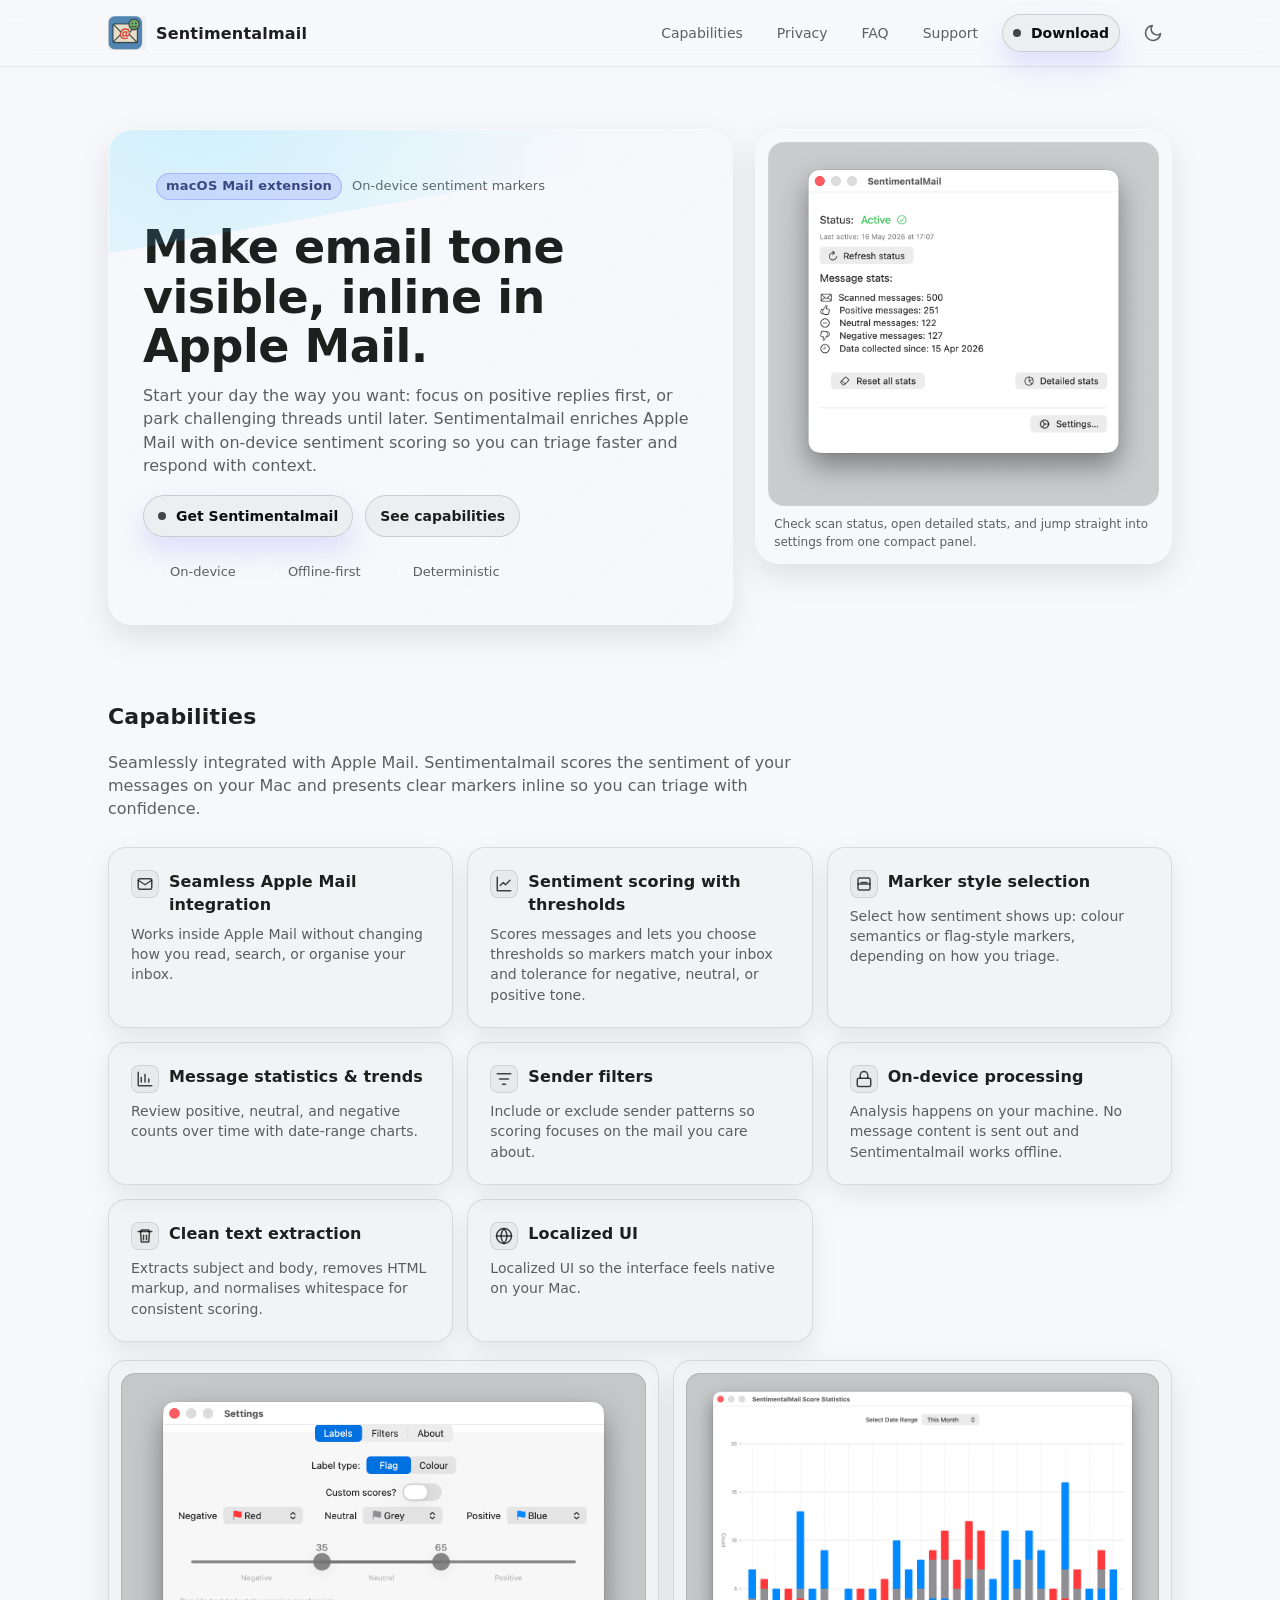
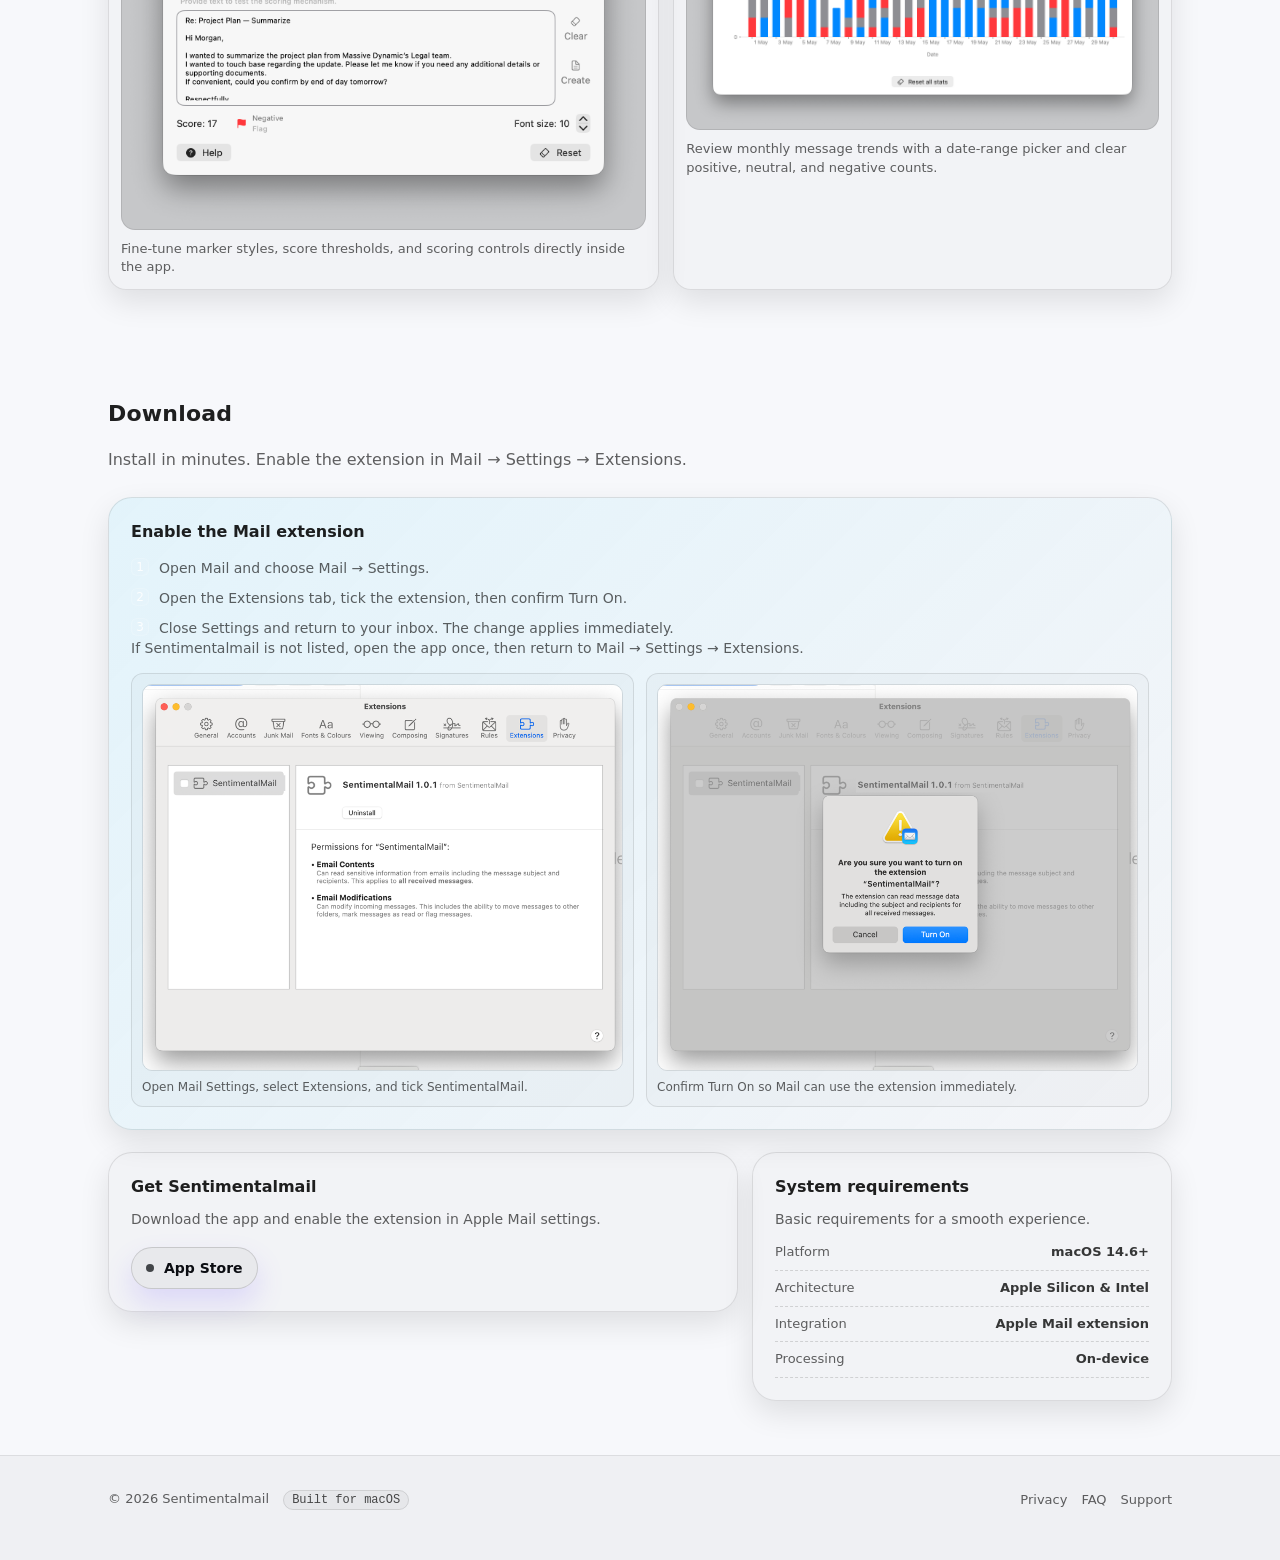
<file: index.html>
<!doctype html>
<html lang="en-GB">
<head>
  <meta charset="utf-8" />
  <meta name="viewport" content="width=device-width,initial-scale=1" />
  <title>Sentimentalmail — Understand email tone in Apple Mail</title>
  <meta name="description" content="Sentimentalmail is a macOS Mail extension that performs on-device sentiment analysis of email messages and presents results inline in Apple Mail." />
  <link rel="stylesheet" href="styles.css" />
  <meta name="theme-color" content="#0b0d12" />
  <link rel="icon" href="images/favicons/favicon.ico" sizes="any" />
  <link rel="icon" type="image/png" sizes="32x32" href="images/favicons/favicon-32.png" />
  <link rel="icon" type="image/png" sizes="16x16" href="images/favicons/favicon-16.png" />
  <link rel="apple-touch-icon" sizes="180x180" href="images/favicons/apple-touch-icon.png" />
  <meta property="og:type" content="website" />
  <meta property="og:title" content="Sentimentalmail — Understand email tone in Apple Mail" />
  <meta property="og:description" content="On-device sentiment analysis, presented inline in Apple Mail." />
  <meta property="og:image" content="images/share.png" />
  <script src="script.js" defer></script>
</head>

<body>
  <a class="skip-link" href="#main">Skip to content</a>

  <header class="site-header">
    <div class="wrap">
      <nav class="nav" aria-label="Primary">
        <a class="brand" href="#top" aria-label="Sentimentalmail home">
          <span class="logo" aria-hidden="true"></span>
          <span>Sentimentalmail</span>
        </a>

        <button class="menu-toggle" type="button" aria-controls="primary-nav" aria-expanded="false" aria-label="Open menu">
          <span class="menu-toggle__icon" aria-hidden="true"></span>
        </button>

        <div class="nav-links" id="primary-nav">
          <a href="#capabilities">Capabilities</a>
          <a href="privacy.html">Privacy</a>
          <a href="faq.html">FAQ</a>
          <a href="support.html">Support</a>
          <a href="https://itunes.apple.com/WebObjects/MZStore.woa/wa/viewSoftware?id=6760319882" class="btn btn--primary" target="_blank" rel="noopener">
            <span class="btn__dot" aria-hidden="true"></span>
            Download
          </a>
          <button class="theme-toggle" type="button" aria-label="Switch theme" title="Switch theme">
            <svg class="theme-icon theme-icon--sun" viewBox="0 0 24 24" fill="none" stroke="currentColor" stroke-width="2" stroke-linecap="round" stroke-linejoin="round" aria-hidden="true">
              <circle cx="12" cy="12" r="4" />
              <path d="M12 2v2" />
              <path d="M12 20v2" />
              <path d="M4.93 4.93l1.41 1.41" />
              <path d="M17.66 17.66l1.41 1.41" />
              <path d="M2 12h2" />
              <path d="M20 12h2" />
              <path d="M4.93 19.07l1.41-1.41" />
              <path d="M17.66 6.34l1.41-1.41" />
            </svg>
            <svg class="theme-icon theme-icon--moon" viewBox="0 0 24 24" fill="none" stroke="currentColor" stroke-width="2" stroke-linecap="round" stroke-linejoin="round" aria-hidden="true">
              <path d="M21 12.79A9 9 0 1 1 11.21 3a7 7 0 0 0 9.79 9.79Z" />
            </svg>
          </button>
        </div>
      </nav>
    </div>
  </header>

  <main id="main">
    <section id="top" class="hero">
      <div class="wrap">
        <div class="hero-grid">
          <div class="hero-card">
            <div class="hero-kicker">
              <span class="hero-kicker__pill">macOS Mail extension</span>
              <span>On-device sentiment markers</span>
            </div>

            <h1 class="hero-title">Make email tone visible, inline in Apple Mail.</h1>

            <p class="hero-subtitle">
              Start your day the way you want: focus on positive replies first, or park challenging threads until later.
              Sentimentalmail enriches Apple Mail with on-device sentiment scoring so you can triage faster and respond with context.
            </p>

            <div class="hero-cta">
              <a class="btn btn--primary" href="https://itunes.apple.com/WebObjects/MZStore.woa/wa/viewSoftware?id=6760319882" target="_blank" rel="noopener">
                <span class="btn__dot" aria-hidden="true"></span>
                Get Sentimentalmail
              </a>
              <a class="btn" href="#capabilities">See capabilities</a>
            </div>

            <div class="hero-meta" aria-label="Key points">
              <span class="meta-chip"><span class="meta-chip__dot" aria-hidden="true"></span>On-device</span>
              <span class="meta-chip"><span class="meta-chip__dot" aria-hidden="true"></span>Offline-first</span>
              <span class="meta-chip"><span class="meta-chip__dot" aria-hidden="true"></span>Deterministic</span>
            </div>
          </div>

          <aside class="media" aria-label="App screenshot">
            <figure class="media-card">
              <img
                class="hero-image"
                src="images/hero-status-dark-2026.png"
                data-light-src="images/hero-status-light-2026.png"
                data-dark-src="images/hero-status-dark-2026.png"
                width="1104"
                height="1028"
                alt="SentimentalMail status window on macOS showing current scan status, message counts, and quick actions"
                loading="eager"
              />
              <figcaption class="media-caption">Check scan status, open detailed stats, and jump straight into settings from one compact panel.</figcaption>
            </figure>
          </aside>
        </div>
      </div>
    </section>

    <section id="capabilities" class="app-section">
      <div class="wrap">
        <h2 class="app-section__title">Capabilities</h2>
        <p class="app-section__lede">
          Seamlessly integrated with Apple Mail. Sentimentalmail scores the sentiment of your messages on your Mac and presents
          clear markers inline so you can triage with confidence.
        </p>

        <div class="app-grid">
          <div class="app-card">
            <h3 class="card-title"><span class="card-ico" aria-hidden="true"><svg viewBox="0 0 24 24" fill="none" stroke="currentColor" stroke-width="2" stroke-linecap="round" stroke-linejoin="round" aria-hidden="true"><rect x="3" y="5" width="18" height="14" rx="2"/><polyline points="3 7 12 13 21 7"/></svg></span><span>Seamless Apple Mail integration</span></h3>
            <p>Works inside Apple Mail without changing how you read, search, or organise your inbox.</p>
          </div>

          <div class="app-card">
            <h3 class="card-title"><span class="card-ico" aria-hidden="true"><svg viewBox="0 0 24 24" fill="none" stroke="currentColor" stroke-width="2" stroke-linecap="round" stroke-linejoin="round" aria-hidden="true"><path d="M3 3v18h18"/><path d="M7 14l4-4 3 3 6-6"/></svg></span><span>Sentiment scoring with thresholds</span></h3>
            <p>Scores messages and lets you choose thresholds so markers match your inbox and tolerance for negative, neutral, or positive tone.</p>
          </div>

          <div class="app-card">
            <h3 class="card-title"><span class="card-ico" aria-hidden="true"><svg viewBox="0 0 24 24" fill="none" stroke="currentColor" stroke-width="2" stroke-linecap="round" stroke-linejoin="round" aria-hidden="true"><path d="M20 12V6a2 2 0 0 0-2-2H6a2 2 0 0 0-2 2v6"/><path d="M4 12h16v6a2 2 0 0 1-2 2H6a2 2 0 0 1-2-2v-6Z"/><path d="M8 10h8"/></svg></span><span>Marker style selection</span></h3>
            <p>Select how sentiment shows up: colour semantics or flag-style markers, depending on how you triage.</p>
          </div>

          <div class="app-card">
            <h3 class="card-title"><span class="card-ico" aria-hidden="true"><svg viewBox="0 0 24 24" fill="none" stroke="currentColor" stroke-width="2" stroke-linecap="round" stroke-linejoin="round" aria-hidden="true"><path d="M3 3v18h18"/><path d="M7 16v-6"/><path d="M12 16v-10"/><path d="M17 16v-4"/></svg></span><span>Message statistics &amp; trends</span></h3>
            <p>Review positive, neutral, and negative counts over time with date-range charts.</p>
          </div>

          <div class="app-card">
            <h3 class="card-title"><span class="card-ico" aria-hidden="true"><svg viewBox="0 0 24 24" fill="none" stroke="currentColor" stroke-width="2" stroke-linecap="round" stroke-linejoin="round" aria-hidden="true"><path d="M3 5h18"/><path d="M6 12h12"/><path d="M10 19h4"/></svg></span><span>Sender filters</span></h3>
            <p>Include or exclude sender patterns so scoring focuses on the mail you care about.</p>
          </div>

          <div class="app-card">
            <h3 class="card-title"><span class="card-ico" aria-hidden="true"><svg viewBox="0 0 24 24" fill="none" stroke="currentColor" stroke-width="2" stroke-linecap="round" stroke-linejoin="round" aria-hidden="true"><rect x="3" y="11" width="18" height="11" rx="2"/><path d="M7 11V7a5 5 0 0 1 10 0v4"/></svg></span><span>On-device processing</span></h3>
            <p>Analysis happens on your machine. No message content is sent out and Sentimentalmail works offline.</p>
          </div>

          <div class="app-card">
            <h3 class="card-title"><span class="card-ico" aria-hidden="true"><svg viewBox="0 0 24 24" fill="none" stroke="currentColor" stroke-width="2" stroke-linecap="round" stroke-linejoin="round" aria-hidden="true"><path d="M3 6h18"/><path d="M7 6v-2h10v2"/><path d="M6 6l1 14h10l1-14"/><path d="M10 11v6"/><path d="M14 11v6"/></svg></span><span>Clean text extraction</span></h3>
            <p>Extracts subject and body, removes HTML markup, and normalises whitespace for consistent scoring.</p>
          </div>

          <div class="app-card">
            <h3 class="card-title"><span class="card-ico" aria-hidden="true"><svg viewBox="0 0 24 24" fill="none" stroke="currentColor" stroke-width="2" stroke-linecap="round" stroke-linejoin="round" aria-hidden="true"><circle cx="12" cy="12" r="10"/><path d="M2 12h20"/><path d="M12 2a15.3 15.3 0 0 1 4 10 15.3 15.3 0 0 1-4 10 15.3 15.3 0 0 1-4-10 15.3 15.3 0 0 1 4-10Z"/></svg></span><span>Localized UI</span></h3>
            <p>Localized UI so the interface feels native on your Mac.</p>
          </div>
        </div>

        <div class="showcase-grid" aria-label="Updated app screenshots">
          <figure class="showcase-shot">
            <img
              src="images/labels-settings-dark-2026.png"
              data-light-src="images/labels-settings-light-2026.png"
              data-dark-src="images/labels-settings-dark-2026.png"
              alt="SentimentalMail settings window with marker styles, score thresholds, and reset controls"
              loading="lazy"
              decoding="async"
              width="1436"
              height="1248"
            />
            <figcaption>Fine-tune marker styles, score thresholds, and scoring controls directly inside the app.</figcaption>
          </figure>

          <figure class="showcase-shot">
            <img
              src="images/stats-chart-dark-2026.png"
              data-light-src="images/stats-chart-light-2026.png"
              data-dark-src="images/stats-chart-dark-2026.png"
              alt="SentimentalMail stats window showing monthly positive, neutral, and negative message counts"
              loading="lazy"
              decoding="async"
              width="2024"
              height="1528"
            />
            <figcaption>Review monthly message trends with a date-range picker and clear positive, neutral, and negative counts.</figcaption>
          </figure>
        </div>
      </div>
    </section>

    <section id="download" class="app-section">
      <div class="wrap">
        <h2 class="app-section__title">Download</h2>
        <p class="app-section__lede">Install in minutes. Enable the extension in Mail → Settings → Extensions.</p>

        <div class="callout callout--alt setup-mini">
          <h3>Enable the Mail extension</h3>
          <ul class="list">
            <li><span class="tick">1</span><span>Open Mail and choose Mail → Settings.</span></li>
            <li><span class="tick">2</span><span>Open the Extensions tab, tick the extension, then confirm Turn On.</span></li>
            <li><span class="tick">3</span><span>Close Settings and return to your inbox. The change applies immediately.</span></li>
          </ul>
          <p class="setup-note muted">If Sentimentalmail is not listed, open the app once, then return to Mail → Settings → Extensions.</p>
          <div class="setup-gallery" aria-label="Setup screenshots">
            <figure class="setup-shot">
              <img
                src="images/setup-extension-enabled-light-2026.png"
                alt="Apple Mail Extensions settings showing SentimentalMail selected and its permissions"
                loading="lazy"
                decoding="async"
                width="895"
                height="720"
              />
              <figcaption>Open Mail Settings, select Extensions, and tick SentimentalMail.</figcaption>
            </figure>
            <figure class="setup-shot">
              <img
                src="images/setup-turn-on-light-2026.png"
                alt="Apple Mail confirmation dialog asking to turn on the SentimentalMail extension"
                loading="lazy"
                decoding="async"
                width="895"
                height="720"
              />
              <figcaption>Confirm Turn On so Mail can use the extension immediately.</figcaption>
            </figure>
          </div>
        </div>

        <div class="download">
          <div class="download-card">
            <h3>Get Sentimentalmail</h3>
            <p>Download the app and enable the extension in Apple Mail settings.</p>
            <div class="hero-cta">
              <a class="btn btn--primary" href="https://itunes.apple.com/WebObjects/MZStore.woa/wa/viewSoftware?id=6760319882" target="_blank" rel="noopener" aria-label="Download Sentimentalmail from the App Store">
                <span class="btn__dot" aria-hidden="true"></span>
                App Store
              </a>
            </div>
          </div>

          <div class="download-card">
            <h3>System requirements</h3>
            <p>Basic requirements for a smooth experience.</p>
            <ul class="specs">
              <li><span>Platform</span><b>macOS 14.6+</b></li>
              <li><span>Architecture</span><b>Apple Silicon &amp; Intel</b></li>
              <li><span>Integration</span><b>Apple Mail extension</b></li>
              <li><span>Processing</span><b>On-device</b></li>
            </ul>
          </div>
        </div>
      </div>
    </section>
  </main>

  <footer>
    <div class="wrap">
      <div class="footer-grid">
        <div>
          © <span id="year"></span> Sentimentalmail
          <span class="kbd kbd--spaced" aria-hidden="true">Built for macOS</span>
        </div>

        <div class="footer-links" aria-label="Footer links">
          <a href="privacy.html">Privacy</a>
          <a href="faq.html">FAQ</a>
          <a href="support.html">Support</a>
        </div>
      </div>
    </div>
  </footer>
</body>
</html>
</file>
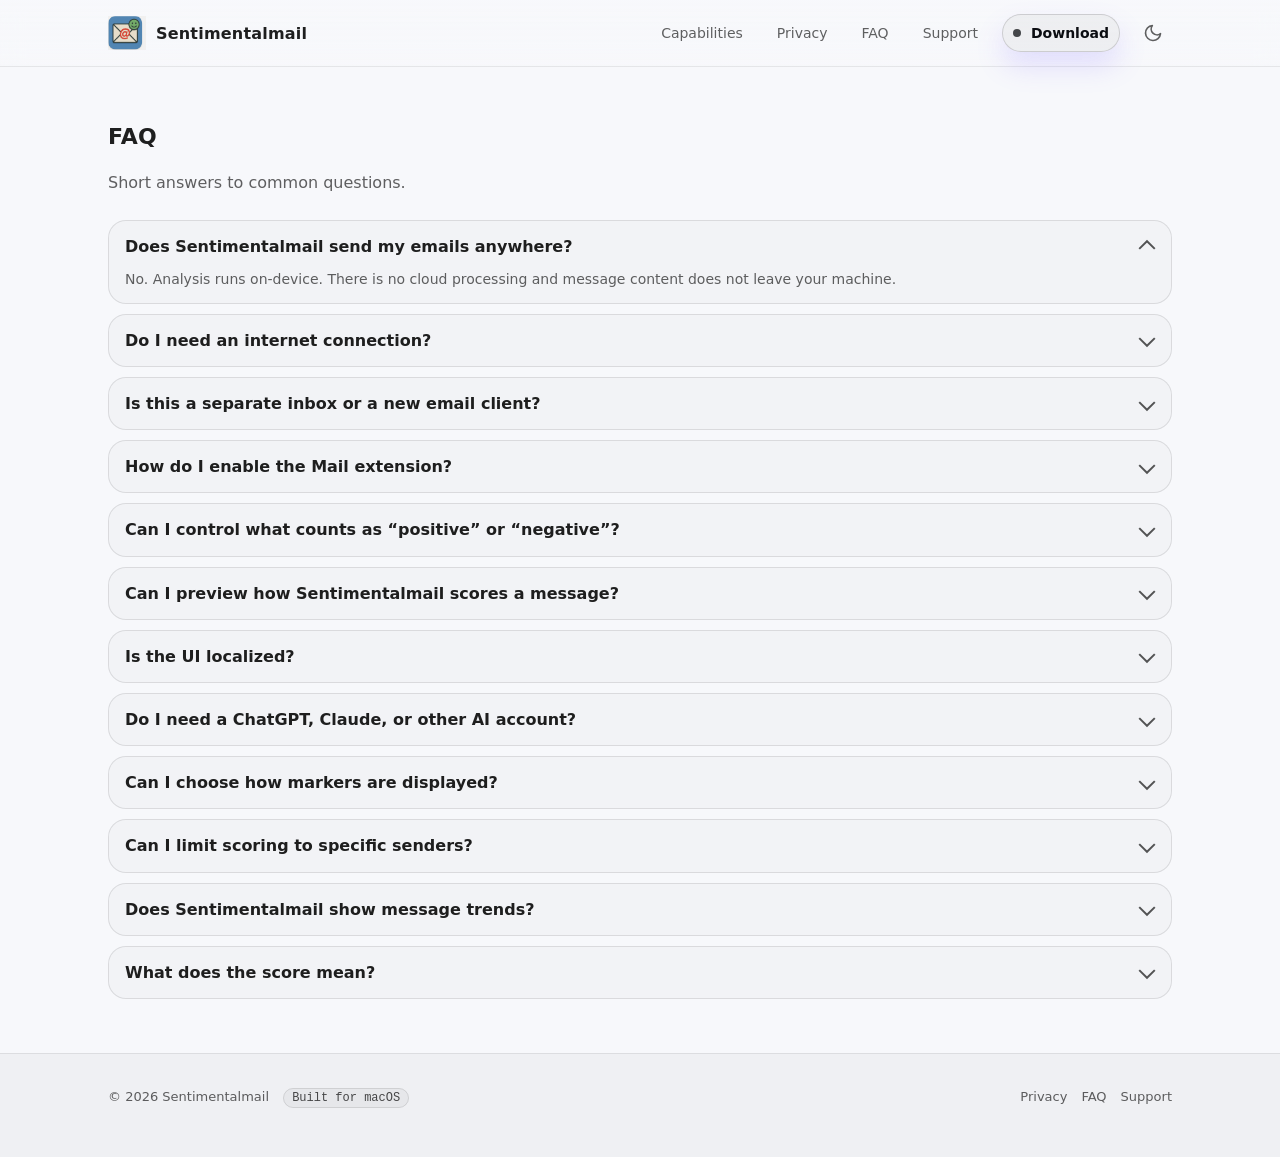
<file: faq.html>
<!doctype html>
<html lang="en-GB">
<head>
  <meta charset="utf-8" />
  <meta name="viewport" content="width=device-width,initial-scale=1" />
  <title>Sentimentalmail — FAQ</title>
  <meta name="description" content="Sentimentalmail FAQ — on-device sentiment markers inline in Apple Mail." />
  <link rel="stylesheet" href="styles.css" />
  <meta name="theme-color" content="#0b0d12" />
  <link rel="icon" href="images/favicons/favicon.ico" sizes="any" />
  <link rel="icon" type="image/png" sizes="32x32" href="images/favicons/favicon-32.png" />
  <link rel="icon" type="image/png" sizes="16x16" href="images/favicons/favicon-16.png" />
  <link rel="apple-touch-icon" sizes="180x180" href="images/favicons/apple-touch-icon.png" />
  <meta property="og:type" content="website" />
  <meta property="og:title" content="Sentimentalmail — FAQ" />
  <meta property="og:description" content="Answers about privacy, offline-first behaviour, and customisation." />
  <meta property="og:image" content="images/share.png" />
  <script src="script.js" defer></script>
</head>

<body>
  <a class="skip-link" href="#main">Skip to content</a>

  <header class="site-header">
    <div class="wrap">
      <nav class="nav" aria-label="Primary">
        <a class="brand" href="index.html#top" aria-label="Sentimentalmail home">
          <span class="logo" aria-hidden="true"></span>
          <span>Sentimentalmail</span>
        </a>

        <button class="menu-toggle" type="button" aria-controls="primary-nav" aria-expanded="false" aria-label="Open menu">
          <span class="menu-toggle__icon" aria-hidden="true"></span>
        </button>

        <div class="nav-links" id="primary-nav">
          <a href="index.html#capabilities">Capabilities</a>
          <a href="privacy.html">Privacy</a>
          <a href="faq.html">FAQ</a>
          <a href="support.html">Support</a>
          <a href="https://itunes.apple.com/WebObjects/MZStore.woa/wa/viewSoftware?id=6760319882" class="btn btn--primary" target="_blank" rel="noopener">
            <span class="btn__dot" aria-hidden="true"></span>
            Download
          </a>
          <button class="theme-toggle" type="button" aria-label="Switch theme" title="Switch theme">
            <svg class="theme-icon theme-icon--sun" viewBox="0 0 24 24" fill="none" stroke="currentColor" stroke-width="2" stroke-linecap="round" stroke-linejoin="round" aria-hidden="true">
              <circle cx="12" cy="12" r="4" />
              <path d="M12 2v2" />
              <path d="M12 20v2" />
              <path d="M4.93 4.93l1.41 1.41" />
              <path d="M17.66 17.66l1.41 1.41" />
              <path d="M2 12h2" />
              <path d="M20 12h2" />
              <path d="M4.93 19.07l1.41-1.41" />
              <path d="M17.66 6.34l1.41-1.41" />
            </svg>
            <svg class="theme-icon theme-icon--moon" viewBox="0 0 24 24" fill="none" stroke="currentColor" stroke-width="2" stroke-linecap="round" stroke-linejoin="round" aria-hidden="true">
              <path d="M21 12.79A9 9 0 1 1 11.21 3a7 7 0 0 0 9.79 9.79Z" />
            </svg>
          </button>
        </div>
      </nav>
    </div>
  </header>

  <main id="main">
    <section class="app-section">
      <div class="wrap">
        <h1 class="app-section__title">FAQ</h1>
        <p class="app-section__lede">Short answers to common questions.</p>

        <div class="faq">
          <details open>
            <summary>Does Sentimentalmail send my emails anywhere?</summary>
            <p>No. Analysis runs on-device. There is no cloud processing and message content does not leave your machine.</p>
          </details>

          <details>
            <summary>Do I need an internet connection?</summary>
            <p>No. Sentimentalmail is designed to be offline-first and does not depend on external APIs or services.</p>
          </details>

          <details>
            <summary>Is this a separate inbox or a new email client?</summary>
            <p>No. Sentimentalmail integrates directly into Apple Mail and surfaces results inline while you read.</p>
          </details>

          <details>
            <summary>How do I enable the Mail extension?</summary>
            <p>Open Mail and choose Mail → Settings, open the Extensions tab, then tick Sentimentalmail. If Sentimentalmail is not listed, open the app once and return to Mail → Settings → Extensions.</p>
          </details>

          <details>
            <summary>Can I control what counts as “positive” or “negative”?</summary>
            <p>Yes. Sentimentalmail is designed to let you adjust thresholds so labels match your inbox (and your preferences).</p>
          </details>

          <details>
            <summary>Can I preview how Sentimentalmail scores a message?</summary>
            <p>Yes. Try out your sentiment thresholds with any text you provide, or use the built-in email generator to spin up realistic samples and see the results instantly.</p>
          </details>

          <details>
            <summary>Is the UI localized?</summary>
            <p>Yes. The interface is localized so it feels native on your Mac.</p>
          </details>

          <details>
            <summary>Do I need a ChatGPT, Claude, or other AI account?</summary>
            <p>No. Sentimentalmail ships with its own local sentiment model, so analysis runs entirely on your Mac and no message data is sent to any external service.</p>
          </details>

          <details>
            <summary>Can I choose how markers are displayed?</summary>
            <p>Yes. Pick a marker style that fits how you triage: colour semantics or flag-style markers.</p>
          </details>

          <details>
            <summary>Can I limit scoring to specific senders?</summary>
            <p>Yes. Use sender filters to include or exclude addresses or domains.</p>
          </details>

          <details>
            <summary>Does Sentimentalmail show message trends?</summary>
            <p>Yes. It provides statistics and charts so you can review sentiment over time.</p>
          </details>

          <details>
            <summary>What does the score mean?</summary>
            <p>Scores are shown on a 1–100 scale, and you can adjust the thresholds for negative, neutral, and positive.</p>
          </details>
        </div>

      </div>
    </section>
  </main>

  <footer>
    <div class="wrap">
      <div class="footer-grid">
        <div>
          © <span id="year"></span> Sentimentalmail
          <span class="kbd kbd--spaced" aria-hidden="true">Built for macOS</span>
        </div>

        <div class="footer-links" aria-label="Footer links">
          <a href="privacy.html">Privacy</a>
          <a href="faq.html">FAQ</a>
          <a href="support.html">Support</a>
        </div>
      </div>
    </div>
  </footer>
</body>
</html>
</file>
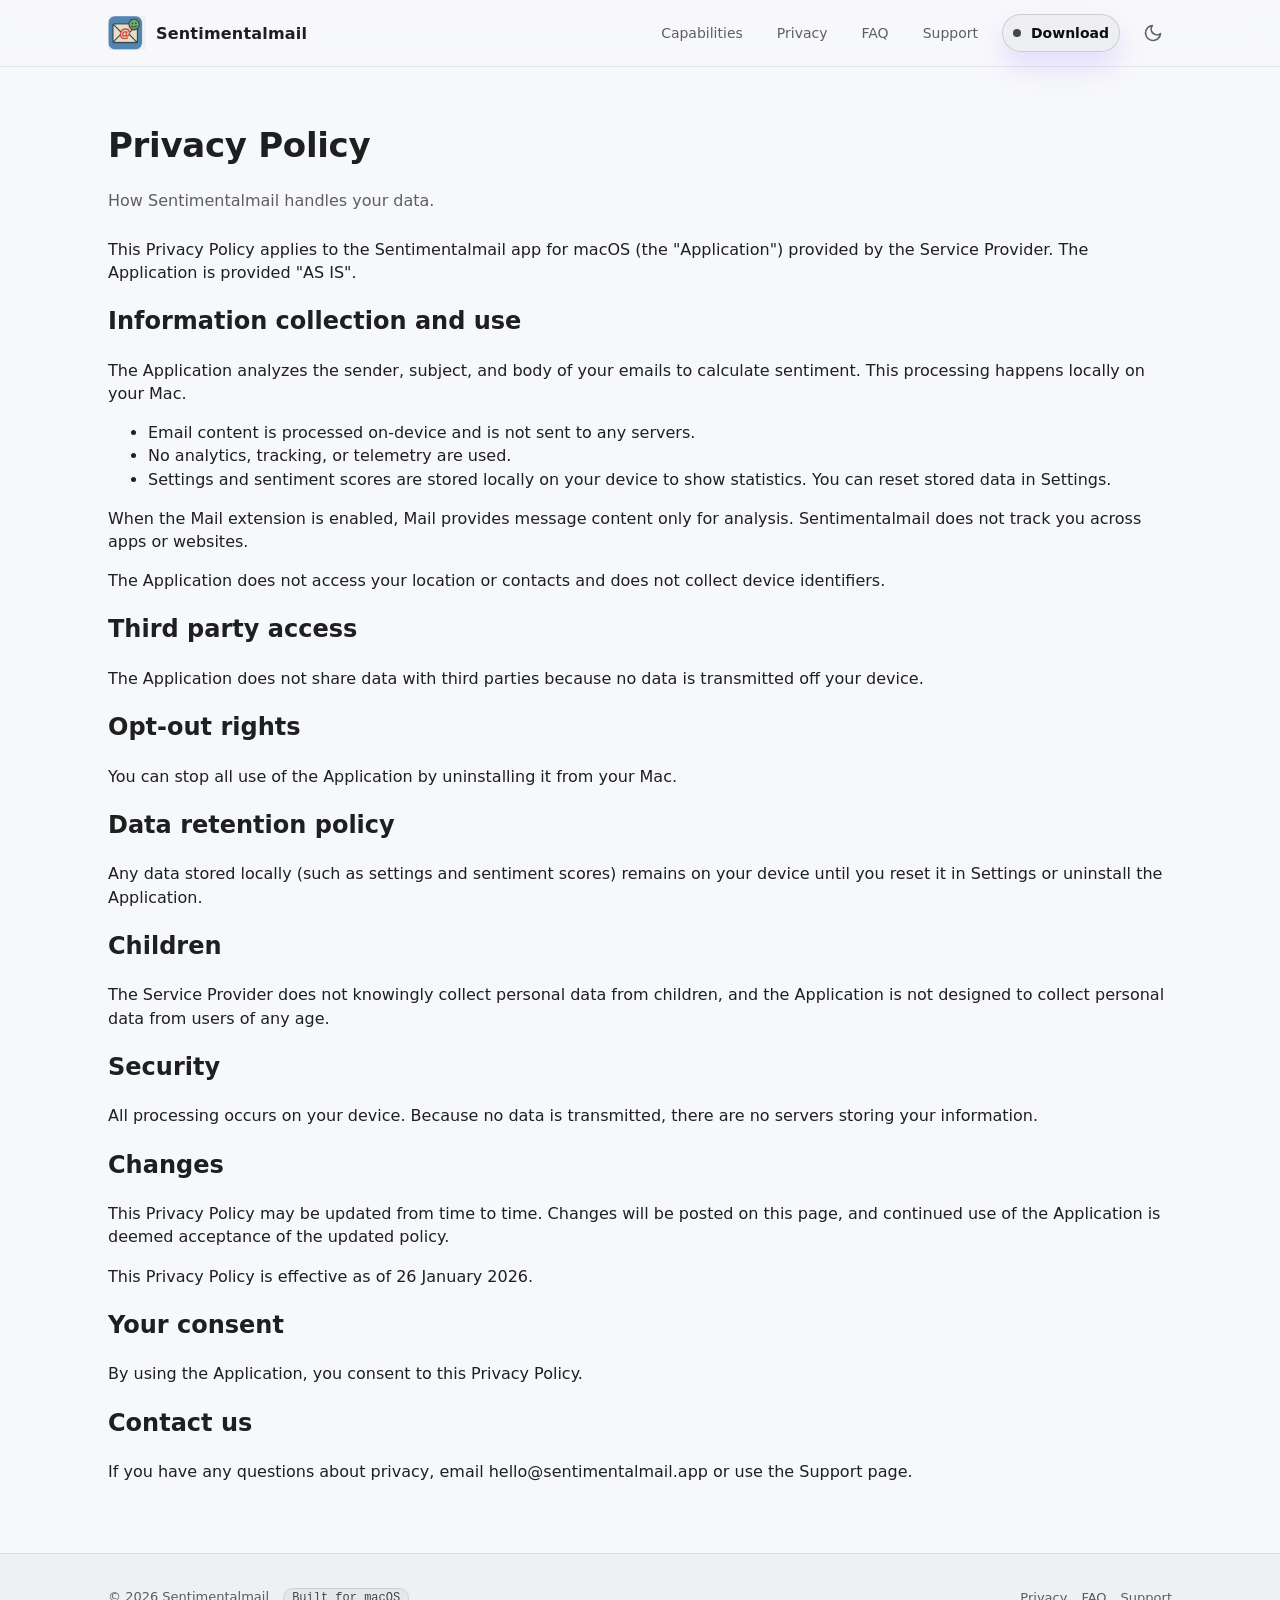
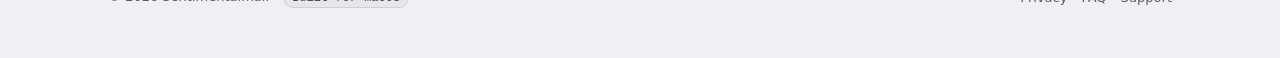
<file: privacy.html>
<!doctype html>
<html lang="en-GB">
<head>
  <meta charset="utf-8" />
  <meta name="viewport" content="width=device-width,initial-scale=1" />
  <title>Sentimentalmail — Privacy policy</title>
  <meta name="description" content="Sentimentalmail privacy policy — on-device processing with no cloud data collection." />
  <link rel="stylesheet" href="styles.css" />
  <meta name="theme-color" content="#0b0d12" />
  <link rel="icon" href="images/favicons/favicon.ico" sizes="any" />
  <link rel="icon" type="image/png" sizes="32x32" href="images/favicons/favicon-32.png" />
  <link rel="icon" type="image/png" sizes="16x16" href="images/favicons/favicon-16.png" />
  <link rel="apple-touch-icon" sizes="180x180" href="images/favicons/apple-touch-icon.png" />
  <meta property="og:type" content="website" />
  <meta property="og:title" content="Sentimentalmail — Privacy policy" />
  <meta property="og:description" content="How Sentimentalmail handles your data." />
  <meta property="og:image" content="images/share.png" />
  <script src="script.js" defer></script>
</head>

<body>
  <a class="skip-link" href="#main">Skip to content</a>

  <header class="site-header">
    <div class="wrap">
      <nav class="nav" aria-label="Primary">
        <a class="brand" href="index.html#top" aria-label="Sentimentalmail home">
          <span class="logo" aria-hidden="true"></span>
          <span>Sentimentalmail</span>
        </a>

        <button class="menu-toggle" type="button" aria-controls="primary-nav" aria-expanded="false" aria-label="Open menu">
          <span class="menu-toggle__icon" aria-hidden="true"></span>
        </button>

        <div class="nav-links" id="primary-nav">
          <a href="index.html#capabilities">Capabilities</a>
          <a href="privacy.html">Privacy</a>
          <a href="faq.html">FAQ</a>
          <a href="support.html">Support</a>
          <a href="https://itunes.apple.com/WebObjects/MZStore.woa/wa/viewSoftware?id=6760319882" class="btn btn--primary" target="_blank" rel="noopener">
            <span class="btn__dot" aria-hidden="true"></span>
            Download
          </a>
          <button class="theme-toggle" type="button" aria-label="Switch theme" title="Switch theme">
            <svg class="theme-icon theme-icon--sun" viewBox="0 0 24 24" fill="none" stroke="currentColor" stroke-width="2" stroke-linecap="round" stroke-linejoin="round" aria-hidden="true">
              <circle cx="12" cy="12" r="4" />
              <path d="M12 2v2" />
              <path d="M12 20v2" />
              <path d="M4.93 4.93l1.41 1.41" />
              <path d="M17.66 17.66l1.41 1.41" />
              <path d="M2 12h2" />
              <path d="M20 12h2" />
              <path d="M4.93 19.07l1.41-1.41" />
              <path d="M17.66 6.34l1.41-1.41" />
            </svg>
            <svg class="theme-icon theme-icon--moon" viewBox="0 0 24 24" fill="none" stroke="currentColor" stroke-width="2" stroke-linecap="round" stroke-linejoin="round" aria-hidden="true">
              <path d="M21 12.79A9 9 0 1 1 11.21 3a7 7 0 0 0 9.79 9.79Z" />
            </svg>
          </button>
        </div>
      </nav>
    </div>
  </header>

  <main id="main">
    <section class="app-section">
      <div class="wrap">
        <h1 class="app-section__title app-section__title--privacy">Privacy Policy</h1>
        <p class="app-section__lede">How Sentimentalmail handles your data.</p>

        <div class="policy">
          <div class="policy-block">
            <p>
              This Privacy Policy applies to the Sentimentalmail app for macOS (the "Application") provided by the Service
              Provider. The Application is provided "AS IS".
            </p>
          </div>

          <div class="policy-block">
            <h2>Information collection and use</h2>
            <p>
              The Application analyzes the sender, subject, and body of your emails to calculate sentiment. This processing
              happens locally on your Mac.
            </p>
            <ul class="content-list">
              <li>Email content is processed on-device and is not sent to any servers.</li>
              <li>No analytics, tracking, or telemetry are used.</li>
              <li>
                Settings and sentiment scores are stored locally on your device to show statistics. You can reset stored
                data in Settings.
              </li>
            </ul>
            <p>
              When the Mail extension is enabled, Mail provides message content only for analysis. Sentimentalmail does not
              track you across apps or websites.
            </p>
            <p>
              The Application does not access your location or contacts and does not collect device identifiers.
            </p>
          </div>

          <div class="policy-block">
            <h2>Third party access</h2>
            <p>The Application does not share data with third parties because no data is transmitted off your device.</p>
          </div>

          <div class="policy-block">
            <h2>Opt-out rights</h2>
            <p>You can stop all use of the Application by uninstalling it from your Mac.</p>
          </div>

          <div class="policy-block">
            <h2>Data retention policy</h2>
            <p>
              Any data stored locally (such as settings and sentiment scores) remains on your device until you reset it in
              Settings or uninstall the Application.
            </p>
          </div>

          <div class="policy-block">
            <h2>Children</h2>
            <p>
              The Service Provider does not knowingly collect personal data from children, and the Application is not
              designed to collect personal data from users of any age.
            </p>
          </div>

          <div class="policy-block">
            <h2>Security</h2>
            <p>
              All processing occurs on your device. Because no data is transmitted, there are no servers storing your
              information.
            </p>
          </div>

          <div class="policy-block">
            <h2>Changes</h2>
            <p>
              This Privacy Policy may be updated from time to time. Changes will be posted on this page, and continued use
              of the Application is deemed acceptance of the updated policy.
            </p>
            <p>This Privacy Policy is effective as of 26 January 2026.</p>
          </div>

          <div class="policy-block">
            <h2>Your consent</h2>
            <p>By using the Application, you consent to this Privacy Policy.</p>
          </div>

          <div class="policy-block">
            <h2>Contact us</h2>
            <p>
              If you have any questions about privacy, email
              <a href="mailto:hello@sentimentalmail.app">hello@sentimentalmail.app</a>
              or use the <a href="support.html">Support page</a>.
            </p>
          </div>
        </div>
      </div>
    </section>
  </main>

  <footer>
    <div class="wrap">
      <div class="footer-grid">
        <div>
          © <span id="year"></span> Sentimentalmail
          <span class="kbd kbd--spaced" aria-hidden="true">Built for macOS</span>
        </div>

        <div class="footer-links" aria-label="Footer links">
          <a href="privacy.html">Privacy</a>
          <a href="faq.html">FAQ</a>
          <a href="support.html">Support</a>
        </div>
      </div>
    </div>
  </footer>
</body>
</html>
</file>
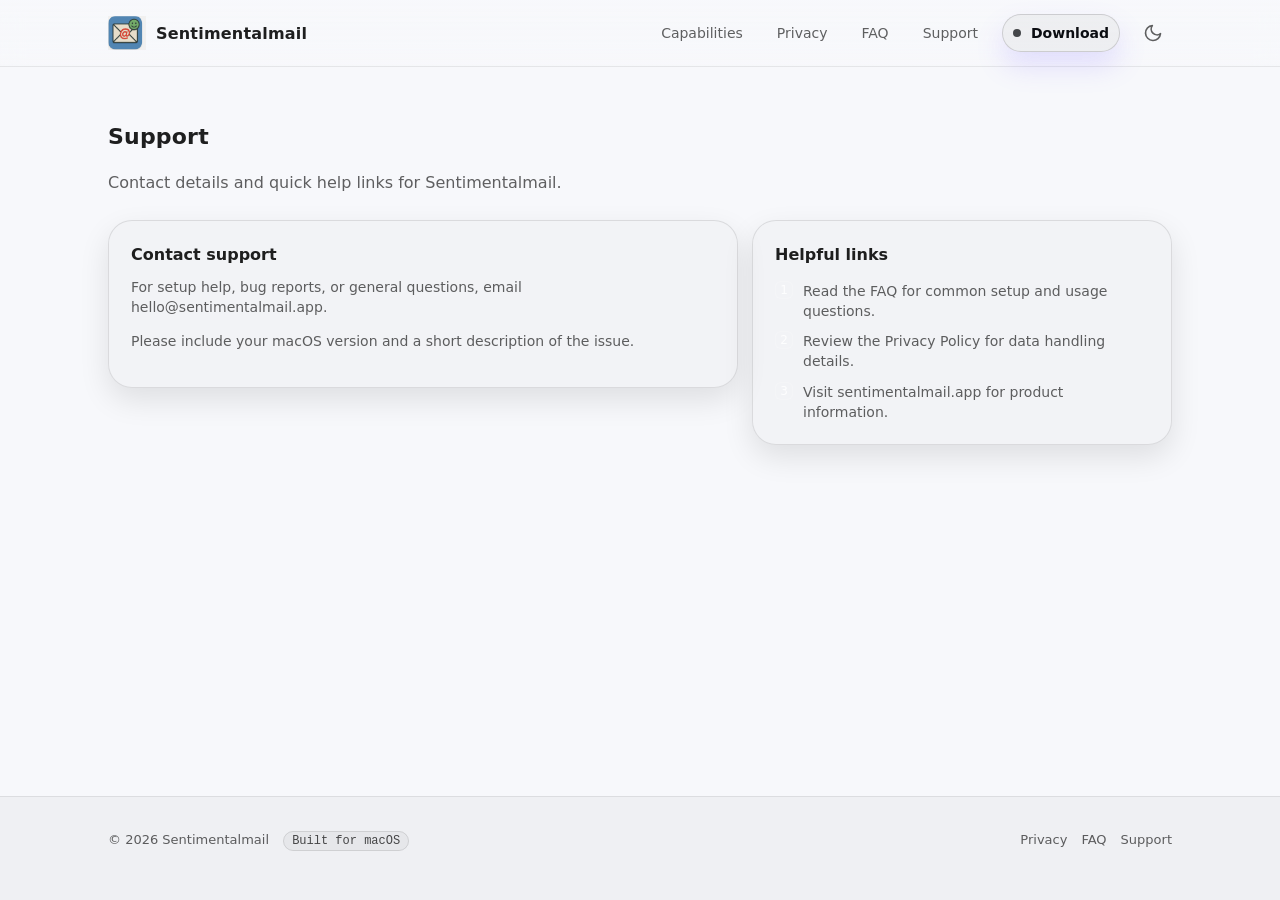
<file: support.html>
<!doctype html>
<html lang="en-GB">
<head>
  <meta charset="utf-8" />
  <meta name="viewport" content="width=device-width,initial-scale=1" />
  <title>Sentimentalmail — Support</title>
  <meta name="description" content="Support contact details and help links for Sentimentalmail." />
  <link rel="stylesheet" href="styles.css" />
  <meta name="theme-color" content="#0b0d12" />
  <link rel="icon" href="images/favicons/favicon.ico" sizes="any" />
  <link rel="icon" type="image/png" sizes="32x32" href="images/favicons/favicon-32.png" />
  <link rel="icon" type="image/png" sizes="16x16" href="images/favicons/favicon-16.png" />
  <link rel="apple-touch-icon" sizes="180x180" href="images/favicons/apple-touch-icon.png" />
  <meta property="og:type" content="website" />
  <meta property="og:title" content="Sentimentalmail — Support" />
  <meta property="og:description" content="How to contact Sentimentalmail support and where to find help." />
  <meta property="og:image" content="images/share.png" />
  <script src="script.js" defer></script>
</head>

<body>
  <a class="skip-link" href="#main">Skip to content</a>

  <header class="site-header">
    <div class="wrap">
      <nav class="nav" aria-label="Primary">
        <a class="brand" href="index.html#top" aria-label="Sentimentalmail home">
          <span class="logo" aria-hidden="true"></span>
          <span>Sentimentalmail</span>
        </a>

        <button class="menu-toggle" type="button" aria-controls="primary-nav" aria-expanded="false" aria-label="Open menu">
          <span class="menu-toggle__icon" aria-hidden="true"></span>
        </button>

        <div class="nav-links" id="primary-nav">
          <a href="index.html#capabilities">Capabilities</a>
          <a href="privacy.html">Privacy</a>
          <a href="faq.html">FAQ</a>
          <a href="support.html">Support</a>
          <a href="https://itunes.apple.com/WebObjects/MZStore.woa/wa/viewSoftware?id=6760319882" class="btn btn--primary" target="_blank" rel="noopener">
            <span class="btn__dot" aria-hidden="true"></span>
            Download
          </a>
          <button class="theme-toggle" type="button" aria-label="Switch theme" title="Switch theme">
            <svg class="theme-icon theme-icon--sun" viewBox="0 0 24 24" fill="none" stroke="currentColor" stroke-width="2" stroke-linecap="round" stroke-linejoin="round" aria-hidden="true">
              <circle cx="12" cy="12" r="4" />
              <path d="M12 2v2" />
              <path d="M12 20v2" />
              <path d="M4.93 4.93l1.41 1.41" />
              <path d="M17.66 17.66l1.41 1.41" />
              <path d="M2 12h2" />
              <path d="M20 12h2" />
              <path d="M4.93 19.07l1.41-1.41" />
              <path d="M17.66 6.34l1.41-1.41" />
            </svg>
            <svg class="theme-icon theme-icon--moon" viewBox="0 0 24 24" fill="none" stroke="currentColor" stroke-width="2" stroke-linecap="round" stroke-linejoin="round" aria-hidden="true">
              <path d="M21 12.79A9 9 0 1 1 11.21 3a7 7 0 0 0 9.79 9.79Z" />
            </svg>
          </button>
        </div>
      </nav>
    </div>
  </header>

  <main id="main">
    <section class="app-section">
      <div class="wrap">
        <h1 class="app-section__title">Support</h1>
        <p class="app-section__lede">Contact details and quick help links for Sentimentalmail.</p>

        <div class="download">
          <div class="download-card">
            <h3>Contact support</h3>
            <p>
              For setup help, bug reports, or general questions, email
              <a href="mailto:hello@sentimentalmail.app">hello@sentimentalmail.app</a>.
            </p>
            <p class="muted">Please include your macOS version and a short description of the issue.</p>
          </div>

          <div class="download-card">
            <h3>Helpful links</h3>
            <ul class="list">
              <li><span class="tick">1</span><span>Read the <a href="faq.html">FAQ</a> for common setup and usage questions.</span></li>
              <li><span class="tick">2</span><span>Review the <a href="privacy.html">Privacy Policy</a> for data handling details.</span></li>
              <li><span class="tick">3</span><span>Visit <a href="https://sentimentalmail.app/">sentimentalmail.app</a> for product information.</span></li>
            </ul>
          </div>
        </div>
      </div>
    </section>
  </main>

  <footer>
    <div class="wrap">
      <div class="footer-grid">
        <div>
          © <span id="year"></span> Sentimentalmail
          <span class="kbd kbd--spaced" aria-hidden="true">Built for macOS</span>
        </div>

        <div class="footer-links" aria-label="Footer links">
          <a href="privacy.html">Privacy</a>
          <a href="faq.html">FAQ</a>
          <a href="support.html">Support</a>
        </div>
      </div>
    </div>
  </footer>
</body>
</html>
</file>
<file: styles.css>
:root{
  --bg: #0b0d12;
  --header-bg: rgba(11,13,18,.85);
  --header-bg2: rgba(11,13,18,.55);
  --footer-bg: rgba(0,0,0,.12);
  --panel: rgba(255,255,255,.06);
  --panel2: rgba(255,255,255,.08);
  --text: rgba(255,255,255,.9);
  --muted: rgba(255,255,255,.68);
  --faint: rgba(255,255,255,.12);
  --brand: #7c5cff;
  --brand2: #39d3ff;
  --ok: #34d399;
  --warn: #fbbf24;
  --danger: #fb7185;
  --shadow: 0 10px 30px rgba(0,0,0,.35);
  --radius: 18px;
  --radius2: 24px;
  --maxw: 1100px;
  --pad: 22px;
  --pad2: 34px;
  --font: ui-sans-serif, system-ui, -apple-system, Segoe UI, Roboto, Helvetica, Arial, "Apple Color Emoji","Segoe UI Emoji";
  --mono: ui-monospace, SFMono-Regular, Menlo, Monaco, Consolas, "Liberation Mono","Courier New", monospace;
  --logo-image: url("images/iconmedium_1024x1024.png");
}

html[data-theme="light"]{
  --bg: #f7f8fb;
  --header-bg: rgba(247,248,251,.85);
  --header-bg2: rgba(247,248,251,.55);
  --footer-bg: rgba(0,0,0,.03);
  --panel: rgba(0,0,0,.04);
  --panel2: rgba(0,0,0,.06);
  --text: rgba(0,0,0,.88);
  --muted: rgba(0,0,0,.62);
  --faint: rgba(0,0,0,.12);
  --shadow: 0 12px 30px rgba(0,0,0,.10);
  --logo-image: url("images/icon-light.png");
}

* { box-sizing: border-box; }
html, body { height: 100%; }
body{
  margin: 0;
  font-family: var(--font);
  color: var(--text);
  background: var(--bg);
  line-height: 1.45;
  min-height: 100vh;
  display: flex;
  flex-direction: column;
}

main{
  flex: 1 0 auto;
}

a{ color: inherit; text-decoration: none; }
a:hover{ text-decoration: underline; text-decoration-color: rgba(255,255,255,.25); }

.skip-link{
  position: absolute;
  left: -999px;
  top: 12px;
  background: #fff;
  color: #000;
  padding: 10px 12px;
  border-radius: 10px;
  z-index: 999;
}
.skip-link:focus{ left: 12px; }

.wrap{
  width: 100%;
  max-width: var(--maxw);
  margin: 0 auto;
  padding: 0 18px;
}

.site-header{
  position: sticky;
  top: 0;
  z-index: 50;
  backdrop-filter: blur(12px);
  background: linear-gradient(to bottom, var(--header-bg), var(--header-bg2));
  border-bottom: 1px solid rgba(255,255,255,.08);
}

html[data-theme="light"] .site-header{
  border-bottom: 1px solid rgba(0,0,0,.08);
}
.nav{
  display: flex;
  align-items: center;
  justify-content: space-between;
  gap: 16px;
  padding: 14px 0;
}
.brand{
  display: flex;
  align-items: center;
  gap: 10px;
  font-weight: 650;
  letter-spacing: .2px;
  white-space: nowrap;
}
.logo{
  width: 38px;
  height: 38px;
  background: var(--logo-image) center / contain no-repeat;
}
.nav-links{
  display: flex;
  align-items: center;
  gap: 14px;
  flex-wrap: wrap;
  justify-content: flex-end;
}
.nav-links a{
  color: var(--muted);
  font-size: 14px;
  padding: 8px 10px;
  border-radius: 999px;
}
.nav-links a:hover{
  color: var(--text);
  background: rgba(255,255,255,.06);
  text-decoration: none;
}

html[data-theme="light"] .nav-links a:hover{
  background: rgba(0,0,0,.04);
}
.menu-toggle{
  display: none;
  width: 38px;
  height: 38px;
  border: 1px solid rgba(255,255,255,.14);
  border-radius: 10px;
  background: rgba(255,255,255,.05);
  color: var(--text);
  align-items: center;
  justify-content: center;
  cursor: pointer;
}
html[data-theme="light"] .menu-toggle{
  border: 1px solid rgba(0,0,0,.14);
  background: rgba(0,0,0,.03);
}
.menu-toggle__icon{
  width: 18px;
  height: 2px;
  border-radius: 999px;
  background: currentColor;
  position: relative;
  transition: background .2s ease;
}
.menu-toggle__icon::before,
.menu-toggle__icon::after{
  content: "";
  position: absolute;
  left: 0;
  width: 18px;
  height: 2px;
  border-radius: 999px;
  background: currentColor;
  transition: transform .2s ease;
}
.menu-toggle__icon::before{ top: -6px; }
.menu-toggle__icon::after{ top: 6px; }
.nav.nav--open .menu-toggle__icon{
  background: transparent;
}
.nav.nav--open .menu-toggle__icon::before{
  transform: translateY(6px) rotate(45deg);
}
.nav.nav--open .menu-toggle__icon::after{
  transform: translateY(-6px) rotate(-45deg);
}

.btn{
  display: inline-flex;
  align-items: center;
  justify-content: center;
  gap: 10px;
  padding: 10px 14px;
  border-radius: 999px;
  border: 1px solid rgba(255,255,255,.14);
  background: rgba(255,255,255,.06);
  color: var(--text);
  font-weight: 600;
  font-size: 14px;
  box-shadow: none;
  cursor: pointer;
}
.btn:hover{
  background: rgba(255,255,255,.09);
  text-decoration: none;
}

html[data-theme="light"] .btn{
  border: 1px solid rgba(0,0,0,.14);
  background: rgba(0,0,0,.04);
}
html[data-theme="light"] .btn:hover{
  background: rgba(0,0,0,.06);
}
.btn--primary{
  border: 1px solid rgba(124,92,255,.45);
  background: linear-gradient(135deg, rgba(124,92,255,.92), rgba(57,211,255,.72));
  box-shadow: 0 14px 28px rgba(124,92,255,.18);
  color: #0b0d12;
}
.btn--primary:hover{
  filter: brightness(1.03);
}

html[data-theme="light"] .btn--primary{
  color: #0b0d12;
}
.btn__dot{
  width: 8px;
  height: 8px;
  border-radius: 999px;
  background: rgba(11,13,18,.75);
}
.btn--with-banner{
  position: relative;
  overflow: hidden;
}
.btn__banner{
  position: absolute;
  left: 50%;
  top: 50%;
  transform: translate(-50%, -50%) rotate(-20deg);
  width: 135%;
  padding: 2px 0;
  border-radius: 0;
  background: #d91f26;
  color: #fff;
  font-size: 9px;
  font-weight: 700;
  letter-spacing: .08em;
  text-transform: uppercase;
  text-align: center;
  white-space: nowrap;
  pointer-events: none;
  box-shadow: 0 8px 14px rgba(0,0,0,.25);
}

.app-section{
  padding: 54px 0;
}
.app-section__title{
  font-size: 22px;
  margin: 0 0 18px 0;
  letter-spacing: .2px;
}
.app-section__title--privacy{
  font-size: clamp(28px, 4vw, 34px);
  letter-spacing: -0.3px;
}
.app-section__lede{
  margin: 0 0 26px 0;
  color: var(--muted);
  max-width: 68ch;
  font-size: 16px;
}

.hero{
  padding: 62px 0 22px 0;
}
.hero-grid{
  display: grid;
  grid-template-columns: 1.2fr .8fr;
  gap: 22px;
  align-items: start;
}
@media (max-width: 900px){
  .hero-grid{ grid-template-columns: 1fr; }
}
.hero-card{
  background: linear-gradient(to bottom right, rgba(255,255,255,.08), rgba(255,255,255,.04));
  border: 1px solid rgba(255,255,255,.10);
  border-radius: var(--radius2);
  padding: clamp(18px, 3.2vw, 34px);
  box-shadow: var(--shadow);
  position: relative;
  overflow: hidden;
}
.hero-card::before{
  content: "";
  position: absolute;
  inset: -30% -20% auto -30%;
  height: 220px;
  background: radial-gradient(circle at 30% 30%, rgba(57,211,255,.22), transparent 60%);
  transform: rotate(-10deg);
  pointer-events: none;
}
.hero-kicker{
  display: inline-flex;
  align-items: center;
  gap: 10px;
  padding: 8px 12px;
  border-radius: 999px;
  border: 1px solid rgba(255,255,255,.12);
  background: rgba(255,255,255,.05);
  color: var(--muted);
  font-size: 13px;
  margin-bottom: 14px;
}
.hero-kicker__pill{
  padding: 3px 9px;
  border-radius: 999px;
  background: rgba(124,92,255,.22);
  border: 1px solid rgba(124,92,255,.3);
  color: rgba(255,255,255,.88);
  font-weight: 600;
  letter-spacing: .2px;
}
html[data-theme="light"] .hero-kicker__pill{
  background: rgba(124,92,255,.18);
  border: 1px solid rgba(124,92,255,.35);
  color: rgba(38,28,92,.90);
}
.hero-title{
  font-size: clamp(30px, 4vw, 46px);
  margin: 0 0 12px 0;
  letter-spacing: -0.5px;
  line-height: 1.08;
}
.hero-subtitle{
  margin: 0 0 18px 0;
  color: var(--muted);
  font-size: 16px;
  max-width: 66ch;
}
.hero-cta{
  display: flex;
  flex-wrap: wrap;
  gap: 12px;
  margin-top: 18px;
}
.hero-meta{
  display: flex;
  flex-wrap: wrap;
  gap: 10px 14px;
  margin-top: 18px;
  color: var(--muted);
  font-size: 13px;
}
.meta-chip{
  display: inline-flex;
  align-items: center;
  gap: 8px;
  padding: 7px 10px;
  border-radius: 999px;
  background: rgba(255,255,255,.05);
  border: 1px solid rgba(255,255,255,.10);
  white-space: nowrap;
}
.meta-chip__dot{
  width: 8px; height: 8px; border-radius: 99px;
  background: rgba(255,255,255,.25);
}

.demo{
  background: rgba(255,255,255,.05);
  border: 1px solid rgba(255,255,255,.10);
  border-radius: var(--radius2);
  padding: 18px;
  box-shadow: var(--shadow);
  overflow: hidden;
}
.demo-top{
  display: flex;
  align-items: center;
  justify-content: space-between;
  gap: 12px;
  padding-bottom: 12px;
  border-bottom: 1px solid rgba(255,255,255,.10);
  margin-bottom: 12px;
}
.traffic{
  display: inline-flex;
  gap: 8px;
  align-items: center;
}
.traffic span{
  width: 11px; height: 11px; border-radius: 99px;
  background: rgba(255,255,255,.20);
}
.demo-title{
  font-size: 13px;
  color: var(--muted);
  white-space: nowrap;
  overflow: hidden;
  text-overflow: ellipsis;
}
.demo-body{
  display: grid;
  gap: 10px;
}
.mail-row{
  display: grid;
  grid-template-columns: 1fr auto;
  gap: 10px;
  padding: 12px 12px;
  border-radius: 14px;
  background: rgba(255,255,255,.04);
  border: 1px solid rgba(255,255,255,.08);
  align-items: center;
}
.mail-row strong{
  display: block;
  font-size: 14px;
  margin-bottom: 3px;
}
.mail-row small{
  display: block;
  color: var(--muted);
  font-size: 12px;
  max-width: 55ch;
  white-space: nowrap;
  overflow: hidden;
  text-overflow: ellipsis;
}
.tag{
  display: inline-flex;
  align-items: center;
  gap: 8px;
  padding: 7px 10px;
  border-radius: 999px;
  font-size: 12px;
  border: 1px solid rgba(255,255,255,.14);
  background: rgba(255,255,255,.06);
  white-space: nowrap;
}
.tag__dot{
  width: 8px; height: 8px; border-radius: 99px;
  background: rgba(255,255,255,.35);
}
.tag--ok{ border-color: rgba(52,211,153,.35); background: rgba(52,211,153,.08); }
.tag--ok .tag__dot{ background: var(--ok); }
.tag--warn{ border-color: rgba(251,191,36,.35); background: rgba(251,191,36,.10); }
.tag--warn .tag__dot{ background: var(--warn); }
.tag--danger{ border-color: rgba(251,113,133,.35); background: rgba(251,113,133,.10); }
.tag--danger .tag__dot{ background: var(--danger); }

.app-grid{
  display: grid;
  grid-template-columns: repeat(3, 1fr);
  gap: 14px;
}
@media (max-width: 900px){
  .app-grid{ grid-template-columns: 1fr; }
}
.showcase-grid{
  margin-top: 18px;
  display: grid;
  grid-template-columns: 1.05fr .95fr;
  gap: 14px;
}
@media (max-width: 900px){
  .showcase-grid{ grid-template-columns: 1fr; }
}
.app-card{
  background: rgba(255,255,255,.05);
  border: 1px solid rgba(255,255,255,.10);
  border-radius: var(--radius);
  padding: var(--pad);
  box-shadow: 0 10px 26px rgba(0,0,0,.22);
}

html[data-theme="light"] .app-card{
  background: rgba(0,0,0,.02);
  border: 1px solid rgba(0,0,0,.10);
  box-shadow: 0 10px 26px rgba(0,0,0,.08);
}
.app-card h3{
  margin: 0 0 8px 0;
  font-size: 16px;
  letter-spacing: .1px;
}
.app-card p{
  margin: 0;
  color: var(--muted);
  font-size: 14px;
}

.highlights{
  display: grid;
  grid-template-columns: 1fr 1fr;
  gap: 14px;
  align-items: stretch;
}
@media (max-width: 900px){
  .highlights{ grid-template-columns: 1fr; }
}
.callout{
  border-radius: var(--radius2);
  padding: 22px;
  border: 1px solid rgba(255,255,255,.10);
  background: linear-gradient(135deg, rgba(124,92,255,.16), rgba(255,255,255,.04));
  box-shadow: var(--shadow);
}
.callout--alt{
  background: linear-gradient(135deg, rgba(57,211,255,.14), rgba(255,255,255,.04));
}

html[data-theme="light"] .callout{
  border: 1px solid rgba(0,0,0,.10);
  background: linear-gradient(135deg, rgba(124,92,255,.10), rgba(0,0,0,.01));
}
html[data-theme="light"] .callout--alt{
  background: linear-gradient(135deg, rgba(57,211,255,.10), rgba(0,0,0,.01));
}
html[data-theme="light"] .setup-shot{
  border: 1px solid rgba(0,0,0,.10);
  background: rgba(0,0,0,.02);
}
html[data-theme="light"] .setup-shot img{
  border: 1px solid rgba(0,0,0,.10);
}
html[data-theme="light"] .showcase-shot{
  border: 1px solid rgba(0,0,0,.10);
  background: rgba(0,0,0,.02);
}
html[data-theme="light"] .showcase-shot img{
  border: 1px solid rgba(0,0,0,.10);
}
.callout h3{ margin: 0 0 8px 0; font-size: 16px; }
.callout p{ margin: 0; color: var(--muted); font-size: 14px; }
.setup-mini{
  margin: 18px 0 22px 0;
}
.setup-note{
  margin-top: 10px;
}
.setup-gallery{
  margin-top: 14px;
  display: grid;
  grid-template-columns: repeat(2, minmax(0, 1fr));
  gap: 12px;
}
.setup-shot{
  margin: 0;
  padding: 10px;
  border-radius: 12px;
  border: 1px solid rgba(255,255,255,.12);
  background: rgba(255,255,255,.04);
}
.setup-shot img{
  display: block;
  width: 100%;
  height: auto;
  border-radius: 10px;
  border: 1px solid rgba(255,255,255,.12);
}
.setup-shot figcaption{
  margin-top: 8px;
  color: var(--muted);
  font-size: 12px;
  line-height: 1.45;
}
.showcase-shot{
  margin: 0;
  padding: 12px;
  border-radius: 18px;
  border: 1px solid rgba(255,255,255,.12);
  background: rgba(255,255,255,.04);
  box-shadow: var(--shadow);
}
.showcase-shot img{
  display: block;
  width: 100%;
  height: auto;
  border-radius: 14px;
  border: 1px solid rgba(255,255,255,.10);
  background: rgba(0,0,0,.18);
}
.showcase-shot figcaption{
  margin-top: 10px;
  color: var(--muted);
  font-size: 13px;
  line-height: 1.45;
}
.list{
  margin: 14px 0 0 0;
  padding: 0;
  list-style: none;
  display: grid;
  gap: 10px;
}
.list li{
  display: grid;
  grid-template-columns: 18px 1fr;
  gap: 10px;
  align-items: start;
  color: var(--muted);
  font-size: 14px;
}
.tick{
  width: 18px; height: 18px;
  border-radius: 6px;
  border: 1px solid rgba(255,255,255,.14);
  background: rgba(255,255,255,.06);
  display: inline-flex;
  align-items: center;
  justify-content: center;
  color: rgba(255,255,255,.85);
  font-size: 12px;
  line-height: 1;
}

.faq{
  display: grid;
  gap: 10px;
}

.faq details > summary{
  display: block;
  list-style: none;
  padding-right: 26px;
  position: relative;
}
.faq details > summary::-webkit-details-marker{ display: none; }
.faq details > summary::marker{ content: ""; }
.faq details > summary::after{
  content: "";
  position: absolute;
  right: 2px;
  top: 50%;
  width: 10px;
  height: 10px;
  border-right: 2px solid currentColor;
  border-bottom: 2px solid currentColor;
  transform: translateY(-60%) rotate(45deg);
  opacity: .75;
}
.faq details[open] > summary::after{
  transform: translateY(-40%) rotate(225deg);
}

details{
  background: rgba(255,255,255,.05);
  border: 1px solid rgba(255,255,255,.10);
  border-radius: var(--radius);
  padding: 14px 16px;
}

html[data-theme="light"] details{
  background: rgba(0,0,0,.02);
  border: 1px solid rgba(0,0,0,.10);
}
summary{
  cursor: pointer;
  font-weight: 650;
  color: var(--text);
}
details p{
  margin: 10px 0 0 0;
  color: var(--muted);
  font-size: 14px;
}

.download{
  display: grid;
  grid-template-columns: 1.2fr .8fr;
  gap: 14px;
  align-items: start;
}
@media (max-width: 900px){
  .download{ grid-template-columns: 1fr; }
}
@media (max-width: 820px){
  .setup-gallery{ grid-template-columns: 1fr; }
}
.download-card{
  background: rgba(255,255,255,.05);
  border: 1px solid rgba(255,255,255,.10);
  border-radius: var(--radius2);
  padding: 22px;
  box-shadow: var(--shadow);
}

html[data-theme="light"] .download-card{
  background: rgba(0,0,0,.02);
  border: 1px solid rgba(0,0,0,.10);
}
.download-card h3{ margin: 0 0 10px 0; font-size: 16px; }
.download-card p{ margin: 0 0 14px 0; color: var(--muted); font-size: 14px; }
.download-banner{
  display: inline-flex;
  align-items: center;
  padding: 5px 10px;
  margin: 0 0 12px 0;
  border-radius: 999px;
  background: #d91f26;
  color: #fff;
  font-size: 12px;
  font-weight: 700;
  letter-spacing: .04em;
  text-transform: uppercase;
}
.specs{
  margin: 0;
  padding: 0;
  list-style: none;
  display: grid;
  gap: 8px;
  color: var(--muted);
  font-size: 13px;
}
.specs li{
  display: flex;
  justify-content: space-between;
  gap: 14px;
  border-bottom: 1px dashed rgba(255,255,255,.12);
  padding-bottom: 8px;
}
.specs b{ color: rgba(255,255,255,.85); font-weight: 650; }

html[data-theme="light"] .specs li{
  border-bottom: 1px dashed rgba(0,0,0,.14);
}
html[data-theme="light"] .specs b{ color: rgba(0,0,0,.78); }

footer{
  padding: 34px 0 50px 0;
  border-top: 1px solid rgba(255,255,255,.08);
  background: var(--footer-bg);
  flex-shrink: 0;
}

html[data-theme="light"] footer{
  border-top: 1px solid rgba(0,0,0,.08);
}
.footer-grid{
  display: flex;
  flex-wrap: wrap;
  align-items: center;
  justify-content: space-between;
  gap: 12px;
  color: var(--muted);
  font-size: 13px;
}
.footer-links{
  display: flex;
  gap: 14px;
  flex-wrap: wrap;
}
.kbd{
  font-family: var(--mono);
  font-size: 12px;
  padding: 2px 8px;
  border-radius: 999px;
  background: rgba(255,255,255,.06);
  border: 1px solid rgba(255,255,255,.10);
  color: rgba(255,255,255,.80);
}
.kbd--spaced{
  margin-left: 10px;
}

html[data-theme="light"] .kbd{
  background: rgba(0,0,0,.04);
  border: 1px solid rgba(0,0,0,.10);
  color: rgba(0,0,0,.70);
}

.card-title{
  display: flex;
  align-items: flex-start;
  gap: 10px;
}
.card-ico{
  width: 28px;
  height: 28px;
  display: inline-flex;
  align-items: center;
  justify-content: center;
  flex: 0 0 28px;
  border-radius: 8px;
  background: rgba(255,255,255,.06);
  border: 1px solid rgba(255,255,255,.10);
  color: rgba(255,255,255,.82);
}
.card-ico svg{ width: 18px; height: 18px; display: block; }
html[data-theme="light"] .card-ico{
  background: rgba(0,0,0,.04);
  border: 1px solid rgba(0,0,0,.10);
  color: rgba(0,0,0,.72);
}

.theme-toggle{
  width: 38px;
  height: 38px;
  border: 0;
  background: transparent;
  display: inline-flex;
  align-items: center;
  justify-content: center;
  cursor: pointer;
  color: var(--muted);
}
.theme-toggle:hover{ color: var(--text); }
.theme-toggle:focus{ outline: none; }
.theme-toggle:focus-visible{
  outline: 2px solid rgba(124,92,255,.55);
  outline-offset: 3px;
  border-radius: 999px;
}
.theme-icon{ width: 20px; height: 20px; display: block; }
html[data-theme="dark"] .theme-icon--moon{ display: none; }
html[data-theme="light"] .theme-icon--sun{ display: none; }

.muted{ color: var(--muted); }
.tip{
  margin-top: 12px;
  font-size: 12px;
}

.media{
  background: rgba(255,255,255,.05);
  border: 1px solid rgba(255,255,255,.10);
  border-radius: var(--radius2);
  box-shadow: var(--shadow);
  overflow: hidden;
}
.media-card{
  margin: 0;
  padding: 12px;
}
.media-card img{
  width: 100%;
  height: auto;
  display: block;
  border-radius: 16px;
  border: 1px solid rgba(255,255,255,.10);
  background: rgba(0,0,0,.18);
}
.media-caption{
  margin: 10px 6px 0 6px;
  color: var(--muted);
  font-size: 12px;
}

@media (max-width: 760px){
  .wrap{
    padding: 0 14px;
  }
  .nav{
    position: relative;
    gap: 10px;
    padding: 10px 0;
    flex-wrap: wrap;
  }
  .brand{
    font-size: 15px;
  }
  .logo{
    width: 34px;
    height: 34px;
  }
  .menu-toggle{
    display: none;
  }
  .nav.nav--mobile-ready .menu-toggle{
    display: inline-flex;
    margin-left: auto;
  }
  .nav-links{
    width: 100%;
    justify-content: flex-start;
    gap: 8px 10px;
  }
  .nav.nav--mobile-ready .nav-links{
    position: absolute;
    left: 0;
    right: 0;
    top: calc(100% + 10px);
    display: flex;
    flex-direction: column;
    align-items: stretch;
    gap: 8px;
    padding: 12px;
    border-radius: 16px;
    border: 1px solid rgba(255,255,255,.12);
    background: rgba(11,13,18,.94);
    box-shadow: 0 16px 32px rgba(0,0,0,.35);
    opacity: 0;
    visibility: hidden;
    transform: translateY(-8px);
    pointer-events: none;
    transition: opacity .2s ease, transform .2s ease, visibility .2s ease;
    z-index: 60;
  }
  html[data-theme="light"] .nav.nav--mobile-ready .nav-links{
    background: rgba(247,248,251,.98);
    border: 1px solid rgba(0,0,0,.14);
    box-shadow: 0 14px 28px rgba(0,0,0,.14);
  }
  .nav.nav--mobile-ready.nav--open .nav-links{
    opacity: 1;
    visibility: visible;
    transform: translateY(0);
    pointer-events: auto;
  }
  .nav.nav--mobile-ready .nav-links a,
  .nav.nav--mobile-ready .nav-links .btn{
    width: 100%;
    justify-content: center;
  }
  .nav.nav--mobile-ready .theme-toggle{
    width: 100%;
    height: 42px;
    border-radius: 12px;
    border: 1px solid rgba(255,255,255,.14);
    background: rgba(255,255,255,.04);
  }
  html[data-theme="light"] .nav.nav--mobile-ready .theme-toggle{
    border: 1px solid rgba(0,0,0,.14);
    background: rgba(0,0,0,.03);
  }

  .hero{
    padding: 24px 0 8px 0;
  }
  .hero-grid{
    gap: 14px;
  }
  .hero-card{
    border-radius: 20px;
    padding: 20px;
  }
  .hero-kicker{
    width: 100%;
    border-radius: 14px;
    flex-wrap: wrap;
  }
  .hero-title{
    font-size: clamp(30px, 9vw, 38px);
    line-height: 1.12;
  }
  .hero-subtitle{
    font-size: 15px;
    margin-bottom: 16px;
  }
  .hero-cta{
    gap: 10px;
  }
  .hero-cta .btn{
    width: 100%;
  }
  .hero-meta{
    gap: 8px;
    margin-top: 14px;
  }
  .meta-chip{
    width: 100%;
    justify-content: flex-start;
  }

  .app-section{
    padding: 40px 0;
  }
  .app-section__title{
    margin-bottom: 14px;
  }
  .app-section__lede{
    margin-bottom: 20px;
    font-size: 15px;
  }
  .app-grid{
    gap: 12px;
  }
  .app-card{
    padding: 18px;
  }

  .callout{
    border-radius: 20px;
    padding: 18px;
  }
  .download-card{
    border-radius: 20px;
    padding: 18px;
  }
  .specs li{
    flex-direction: column;
    align-items: flex-start;
    gap: 4px;
    padding-bottom: 10px;
  }

  details{
    padding: 13px 14px;
  }
  .faq details > summary{
    padding-right: 24px;
  }

  .footer-grid{
    flex-direction: column;
    align-items: flex-start;
    gap: 10px;
  }
  .footer-links{
    width: 100%;
    gap: 10px;
  }
  .footer-links a{
    padding: 4px 0;
  }
  .kbd--spaced{
    display: inline-block;
    margin-left: 0;
    margin-top: 8px;
  }
}
</file>
